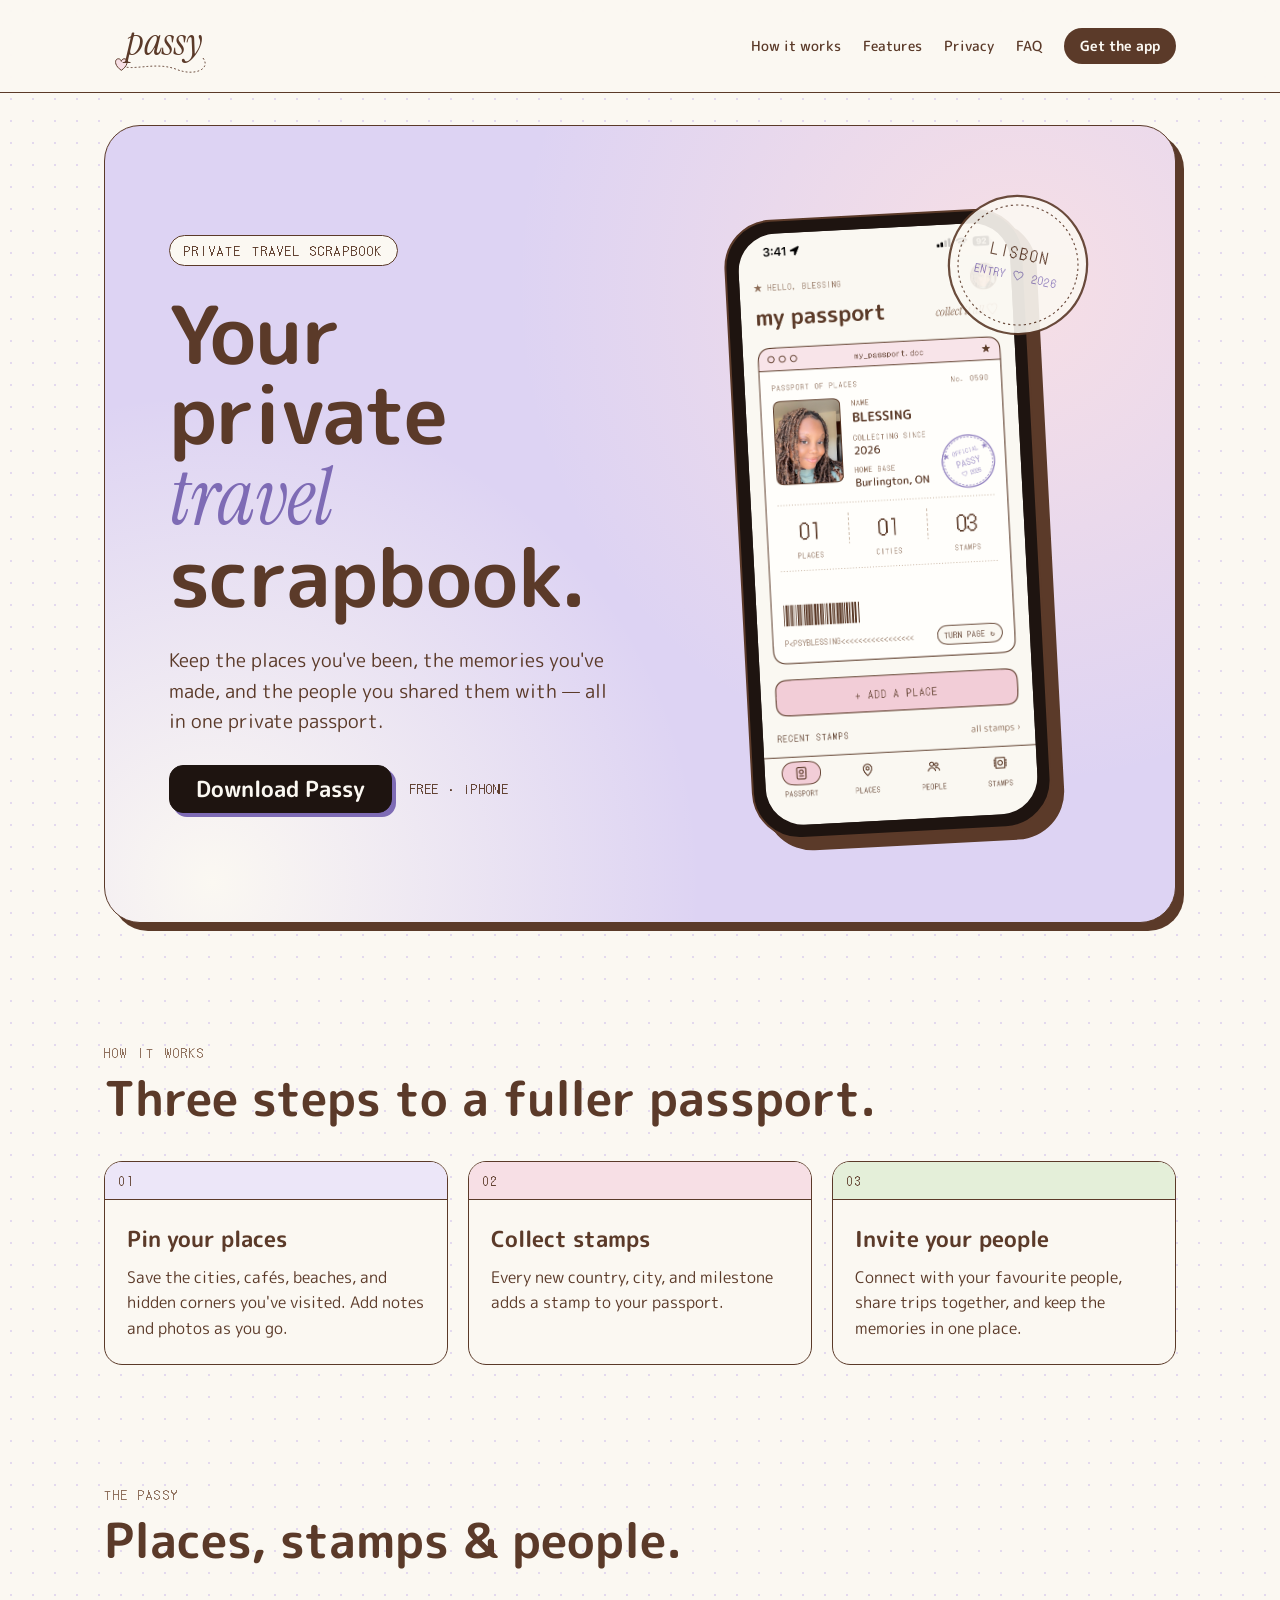
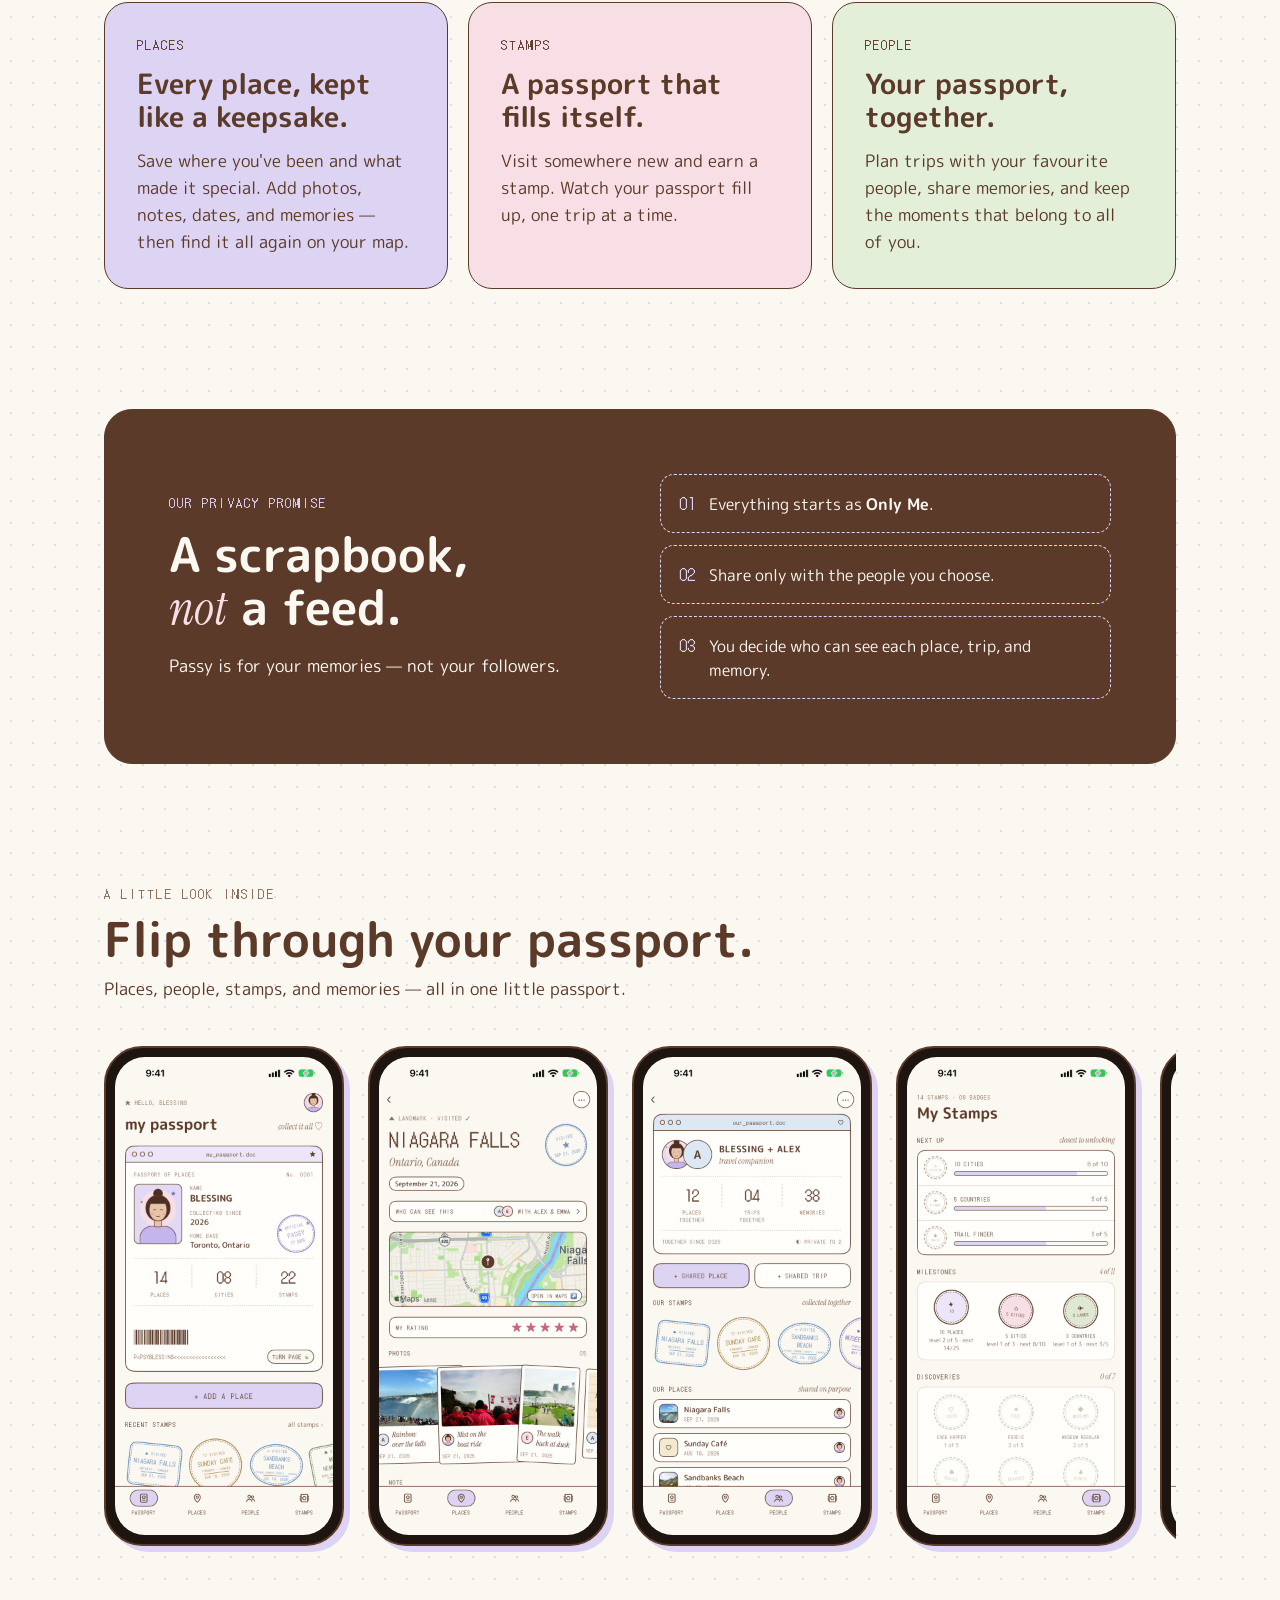
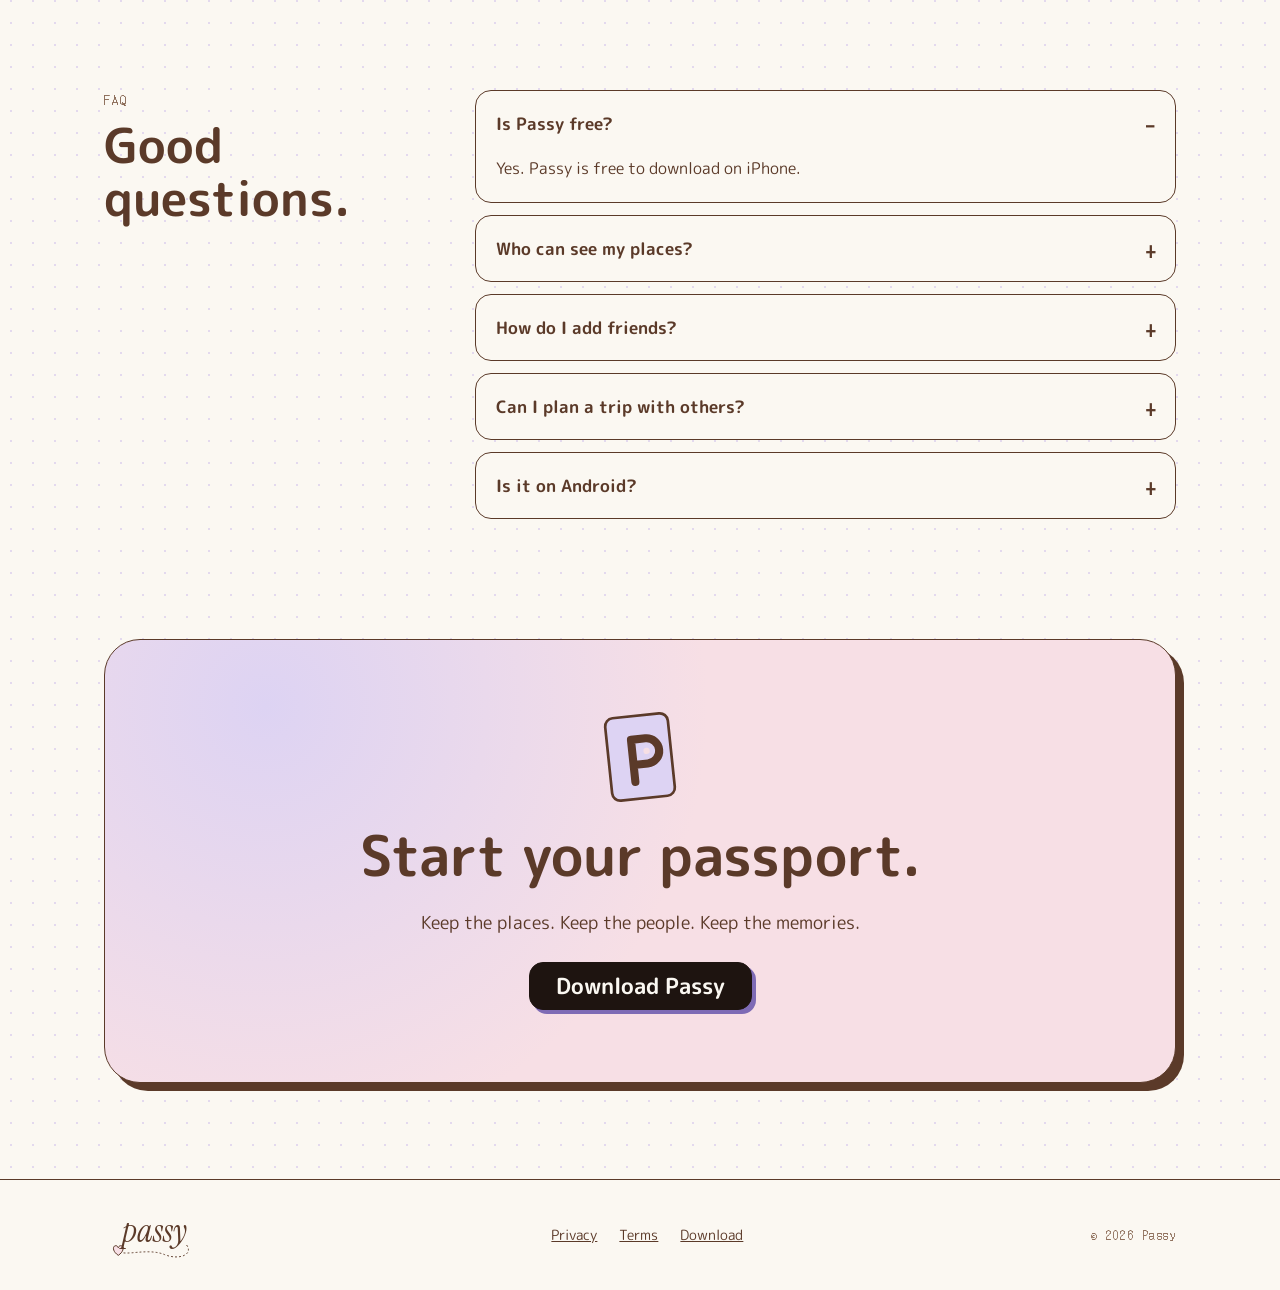
<file: index.html>
<!DOCTYPE html>
<html lang="en">
<head>
  <meta charset="utf-8">
  <meta name="viewport" content="width=device-width, initial-scale=1">
  <title>Passy — Your private travel scrapbook</title>
  <meta name="description" content="Keep the places you've been, the memories you've made, and the people you shared them with — all in one private passport.">
  <link rel="icon" href="favicon.svg" type="image/svg+xml">
  <link rel="preconnect" href="https://fonts.googleapis.com">
  <link rel="preconnect" href="https://fonts.gstatic.com" crossorigin>
  <link href="https://fonts.googleapis.com/css2?family=DotGothic16&family=Instrument+Serif:ital@0;1&family=M+PLUS+Rounded+1c:wght@400;500;700&display=swap" rel="stylesheet">
  <link rel="stylesheet" href="styles.css">
</head>
<body>
<div class="page">

  <header class="site-header">
    <div class="site-header__inner">
      <a href="#top" class="site-header__brand" aria-label="Passy home">
        <span class="logo">
          <svg width="120" height="64" viewBox="0 0 280 150" aria-hidden="true"><path d="M232 104 C 250 130, 210 146, 170 130 C 120 110, 60 136, 40 120" fill="none" stroke="#5B3A29" stroke-width="2.3" stroke-dasharray="2.3 7.0" stroke-linecap="round"/><path d="M40 132 C 22 120, 24 104, 34 105 C 37 105, 40 109, 40 111 C 40 109, 43 105, 46 105 C 56 104, 58 120, 40 132 Z" fill="#F7DFE5" stroke="#5B3A29" stroke-width="2.3"/></svg>
          <span class="logo-word">passy</span>
        </span>
      </a>
      <div class="site-header__actions">
        <a href="https://apps.apple.com/us/app/passy-travel-journal-stamps/id6819791001" target="_blank" rel="noopener" class="nav-cta">Get the app</a>
        <button type="button" class="menu-btn" aria-expanded="false" aria-controls="site-nav" aria-label="Open menu">
          <span></span><span></span><span></span>
        </button>
      </div>
      <nav class="nav" id="site-nav">
        <a href="#how">How it works</a>
        <a href="#features">Features</a>
        <a href="#privacy">Privacy</a>
        <a href="#faq">FAQ</a>
        <a href="https://apps.apple.com/us/app/passy-travel-journal-stamps/id6819791001" target="_blank" rel="noopener" class="nav-cta nav-cta--desktop">Get the app</a>
      </nav>
    </div>
  </header>

  <main id="top">

    <section class="hero" aria-label="Intro">
      <div class="hero__copy">
        <span class="pill">PRIVATE TRAVEL SCRAPBOOK</span>
        <h1>Your private<br><span class="serif-accent">travel</span><br>scrapbook.</h1>
        <p class="hero__lede">Keep the places you've been, the memories you've made, and the people you shared them with — all in one private passport.</p>
        <div class="hero__cta">
          <a href="https://apps.apple.com/us/app/passy-travel-journal-stamps/id6819791001" target="_blank" rel="noopener" class="store-btn">Download Passy</a>
          <span class="mono">FREE · iPHONE</span>
        </div>
      </div>
      <div class="hero__visual">
        <div class="hero__stamp" aria-hidden="true">
          <svg width="150" height="150" viewBox="0 0 200 200"><circle cx="100" cy="100" r="92" fill="#FBF8F2" stroke="#5B3A29" stroke-width="3"/><circle cx="100" cy="100" r="80" fill="none" stroke="#5B3A29" stroke-width="1.5" stroke-dasharray="3 4"/><text x="100" y="92" text-anchor="middle" font-family="DotGothic16" font-size="20" letter-spacing="3" fill="#5B3A29">LISBON</text><text x="100" y="120" text-anchor="middle" font-family="DotGothic16" font-size="14" letter-spacing="2" fill="#7E6BB5">ENTRY ♡ 2026</text></svg>
        </div>
        <div class="hero__phone">
          <div class="shot shot--rounded">
            <img src="images/hero-screen.png" alt="Passy passport home screen">
            <span class="shot__placeholder">Add images/hero-screen.png</span>
          </div>
        </div>
      </div>
    </section>

    <section id="how" class="stack">
      <div class="section-head">
        <span class="eyebrow">HOW IT WORKS</span>
        <h2 class="h2">Three steps to a fuller passport.</h2>
      </div>
      <div class="grid grid--steps">
        <div class="step">
          <div class="step__num bg-lilac-soft">01</div>
          <div class="step__body"><h3>Pin your places</h3><p>Save the cities, cafés, beaches, and hidden corners you've visited. Add notes and photos as you go.</p></div>
        </div>
        <div class="step">
          <div class="step__num bg-pink">02</div>
          <div class="step__body"><h3>Collect stamps</h3><p>Every new country, city, and milestone adds a stamp to your passport.</p></div>
        </div>
        <div class="step">
          <div class="step__num bg-sage">03</div>
          <div class="step__body"><h3>Invite your people</h3><p>Connect with your favourite people, share trips together, and keep the memories in one place.</p></div>
        </div>
      </div>
    </section>

    <section id="features" class="stack">
      <div class="section-head">
        <span class="eyebrow">THE PASSY</span>
        <h2 class="h2">Places, stamps &amp; people.</h2>
      </div>
      <div class="grid grid--features">
        <div class="feature bg-lilac">
          <span class="mono">PLACES</span>
          <h3>Every place, kept like a keepsake.</h3>
          <p class="lede">Save where you've been and what made it special. Add photos, notes, dates, and memories — then find it all again on your map.</p>
        </div>
        <div class="feature bg-pink">
          <span class="mono">STAMPS</span>
          <h3>A passport that fills itself.</h3>
          <p class="lede">Visit somewhere new and earn a stamp. Watch your passport fill up, one trip at a time.</p>
        </div>
        <div class="feature bg-sage">
          <span class="mono">PEOPLE</span>
          <h3>Your passport, together.</h3>
          <p class="lede">Plan trips with your favourite people, share memories, and keep the moments that belong to all of you.</p>
        </div>
      </div>
    </section>

    <section id="privacy" class="privacy">
      <div class="privacy__copy">
        <span class="eyebrow">OUR PRIVACY PROMISE</span>
        <h2 class="h2">A scrapbook,<br><span class="serif-accent">not</span> a feed.</h2>
        <p class="lede">Passy is for your memories — not your followers.</p>
      </div>
      <div class="promises">
        <div class="promise"><span class="mono">01</span><span>Everything starts as <b>Only Me</b>.</span></div>
        <div class="promise"><span class="mono">02</span><span>Share only with the people you choose.</span></div>
        <div class="promise"><span class="mono">03</span><span>You decide who can see each place, trip, and memory.</span></div>
      </div>
    </section>

    <section class="stack" aria-label="Screenshots">
      <div class="section-head">
        <span class="eyebrow">A LITTLE LOOK INSIDE</span>
        <h2 class="h2">Flip through your passport.</h2>
        <p class="lede">Places, people, stamps, and memories — all in one little passport.</p>
      </div>
      <div class="phones">
        <div class="phone">
          <div class="shot shot--phone">
            <img src="images/look-1.png" alt="Passy Passport screen">
            <span class="shot__placeholder">Add images/look-1.png</span>
          </div>
        </div>
        <div class="phone">
          <div class="shot shot--phone">
            <img src="images/look-2.png" alt="Passy Places screen">
            <span class="shot__placeholder">Add images/look-2.png</span>
          </div>
        </div>
        <div class="phone">
          <div class="shot shot--phone">
            <img src="images/look-3.png" alt="Passy People screen">
            <span class="shot__placeholder">Add images/look-3.png</span>
          </div>
        </div>
        <div class="phone">
          <div class="shot shot--phone">
            <img src="images/look-4.png" alt="Passy Stamps screen">
            <span class="shot__placeholder">Add images/look-4.png</span>
          </div>
        </div>
        <div class="phone">
          <div class="shot shot--phone">
            <img src="images/look-5.png" alt="Passy Trip screen">
            <span class="shot__placeholder">Add images/look-5.png</span>
          </div>
        </div>
      </div>
    </section>

    <section id="faq" class="faq">
      <div class="section-head">
        <span class="eyebrow">FAQ</span>
        <h2 class="h2">Good questions.</h2>
      </div>
      <div class="faq__list">
        <div class="faq-item">
          <button type="button" aria-expanded="true"><span>Is Passy free?</span><span class="faq-item__icon" aria-hidden="true">−</span></button>
          <div class="faq-item__answer">Yes. Passy is free to download on iPhone.</div>
        </div>
        <div class="faq-item">
          <button type="button" aria-expanded="false"><span>Who can see my places?</span><span class="faq-item__icon" aria-hidden="true">+</span></button>
          <div class="faq-item__answer" hidden>Only you, unless you choose to share them with someone.</div>
        </div>
        <div class="faq-item">
          <button type="button" aria-expanded="false"><span>How do I add friends?</span><span class="faq-item__icon" aria-hidden="true">+</span></button>
          <div class="faq-item__answer" hidden>Invite the people you travel with and connect your passports.</div>
        </div>
        <div class="faq-item">
          <button type="button" aria-expanded="false"><span>Can I plan a trip with others?</span><span class="faq-item__icon" aria-hidden="true">+</span></button>
          <div class="faq-item__answer" hidden>Yes. Create shared trips, add plans, and keep the memories together.</div>
        </div>
        <div class="faq-item">
          <button type="button" aria-expanded="false"><span>Is it on Android?</span><span class="faq-item__icon" aria-hidden="true">+</span></button>
          <div class="faq-item__answer" hidden>Passy is currently available on iPhone.</div>
        </div>
      </div>
    </section>

    <section class="download" aria-label="Download">
      <svg width="72" height="90" viewBox="0 0 160 200" style="transform:rotate(-6deg)" aria-hidden="true"><rect x="10" y="8" width="140" height="184" rx="18" fill="#DDD3F3" stroke="#5B3A29" stroke-width="6"/><path d="M64 154 V60 h32 a28 28 0 0 1 0 56 H64" fill="none" stroke="#5B3A29" stroke-width="18" stroke-linecap="round" stroke-linejoin="round"/><circle cx="96" cy="88" r="7" fill="#F7DFE5"/></svg>
      <h2>Start your passport.</h2>
      <p>Keep the places. Keep the people. Keep the memories.</p>
      <a href="https://apps.apple.com/us/app/passy-travel-journal-stamps/id6819791001" target="_blank" rel="noopener" class="store-btn">Download Passy</a>
    </section>
  </main>

  <footer class="site-footer">
    <div class="site-footer__inner">
      <span class="logo logo--sm">
        <svg width="100" height="54" viewBox="0 0 280 150" aria-hidden="true"><path d="M232 104 C 250 130, 210 146, 170 130 C 120 110, 60 136, 40 120" fill="none" stroke="#5B3A29" stroke-width="2.8" stroke-dasharray="2.8 8.4" stroke-linecap="round"/><path d="M40 132 C 22 120, 24 104, 34 105 C 37 105, 40 109, 40 111 C 40 109, 43 105, 46 105 C 56 104, 58 120, 40 132 Z" fill="#F7DFE5" stroke="#5B3A29" stroke-width="2.8"/></svg>
        <span class="logo-word">passy</span>
      </span>
      <div class="site-footer__links">
        <a href="privacy.html">Privacy</a>
        <a href="terms.html">Terms</a>
        <a href="https://apps.apple.com/us/app/passy-travel-journal-stamps/id6819791001" target="_blank" rel="noopener">Download</a>
      </div>
      <span class="mono">© 2026 Passy</span>
    </div>
  </footer>
</div>
<script src="script.js"></script>
</body>
</html>
</file>
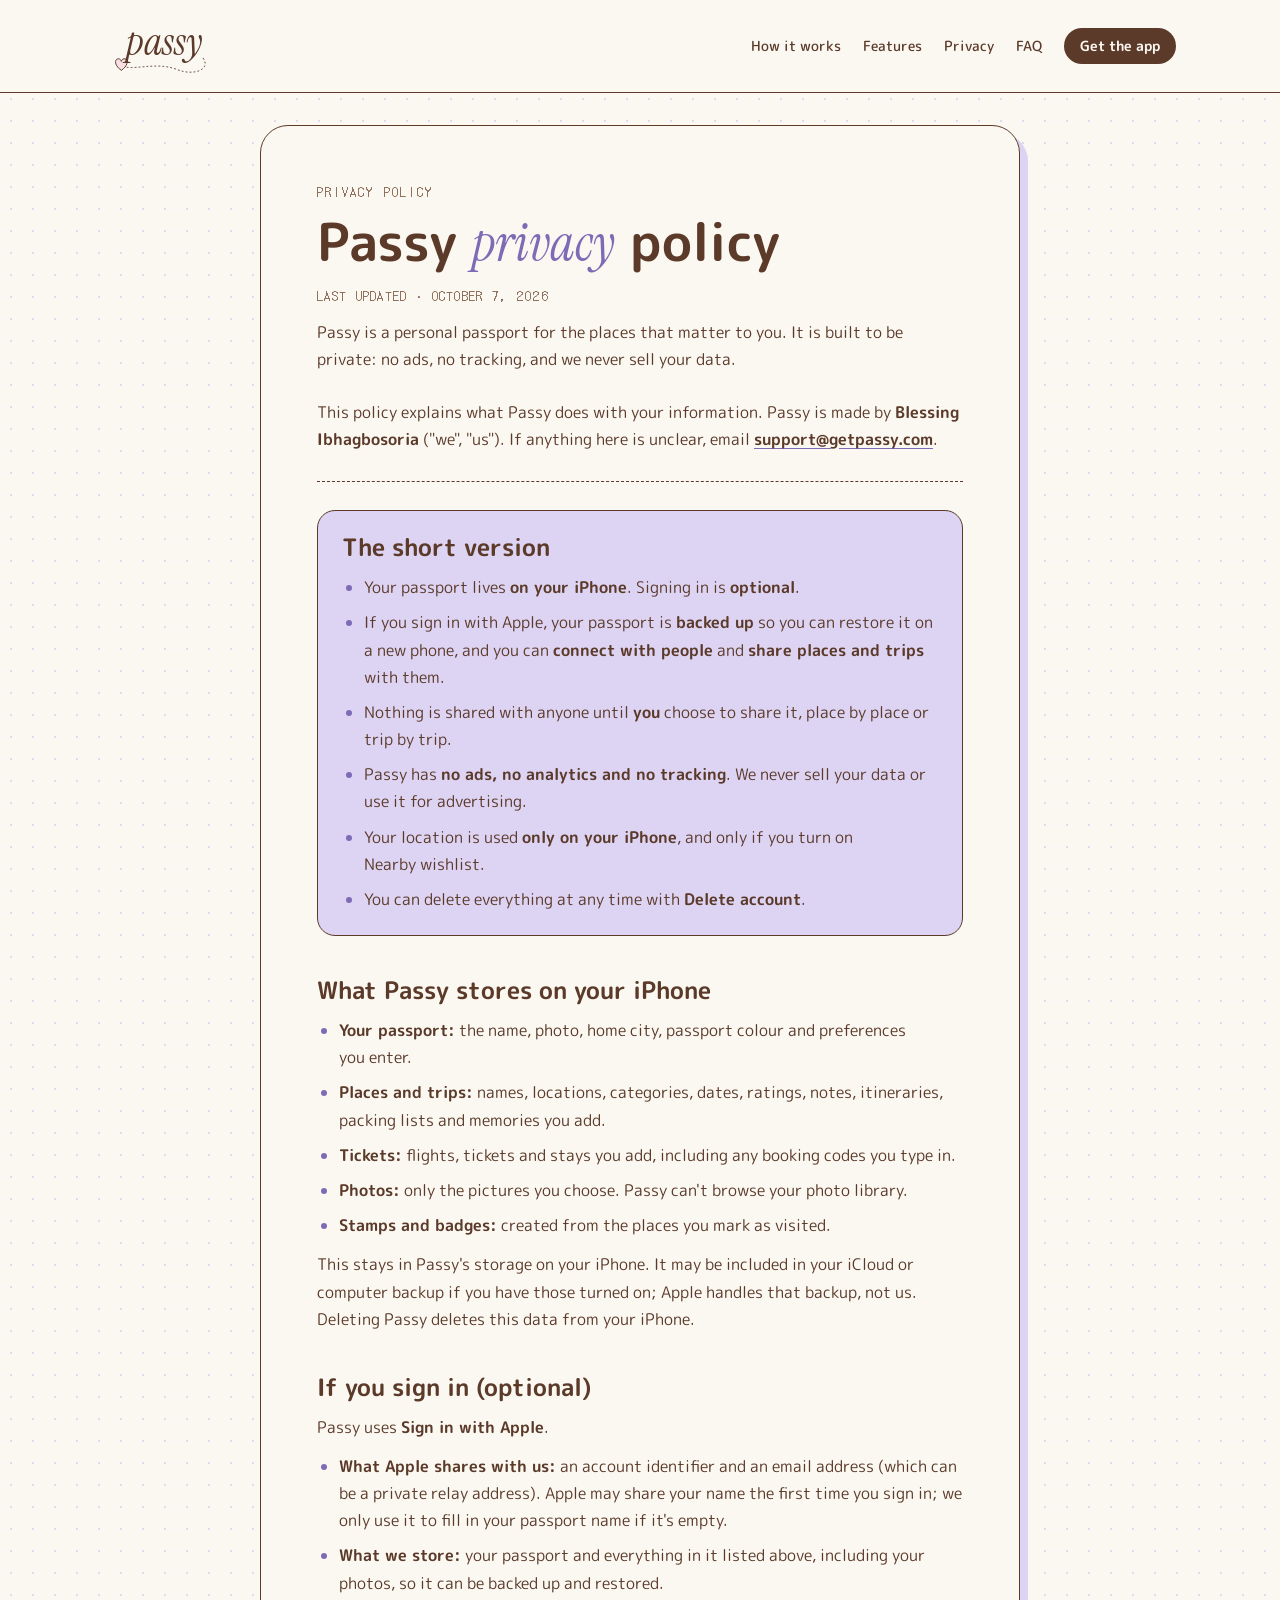
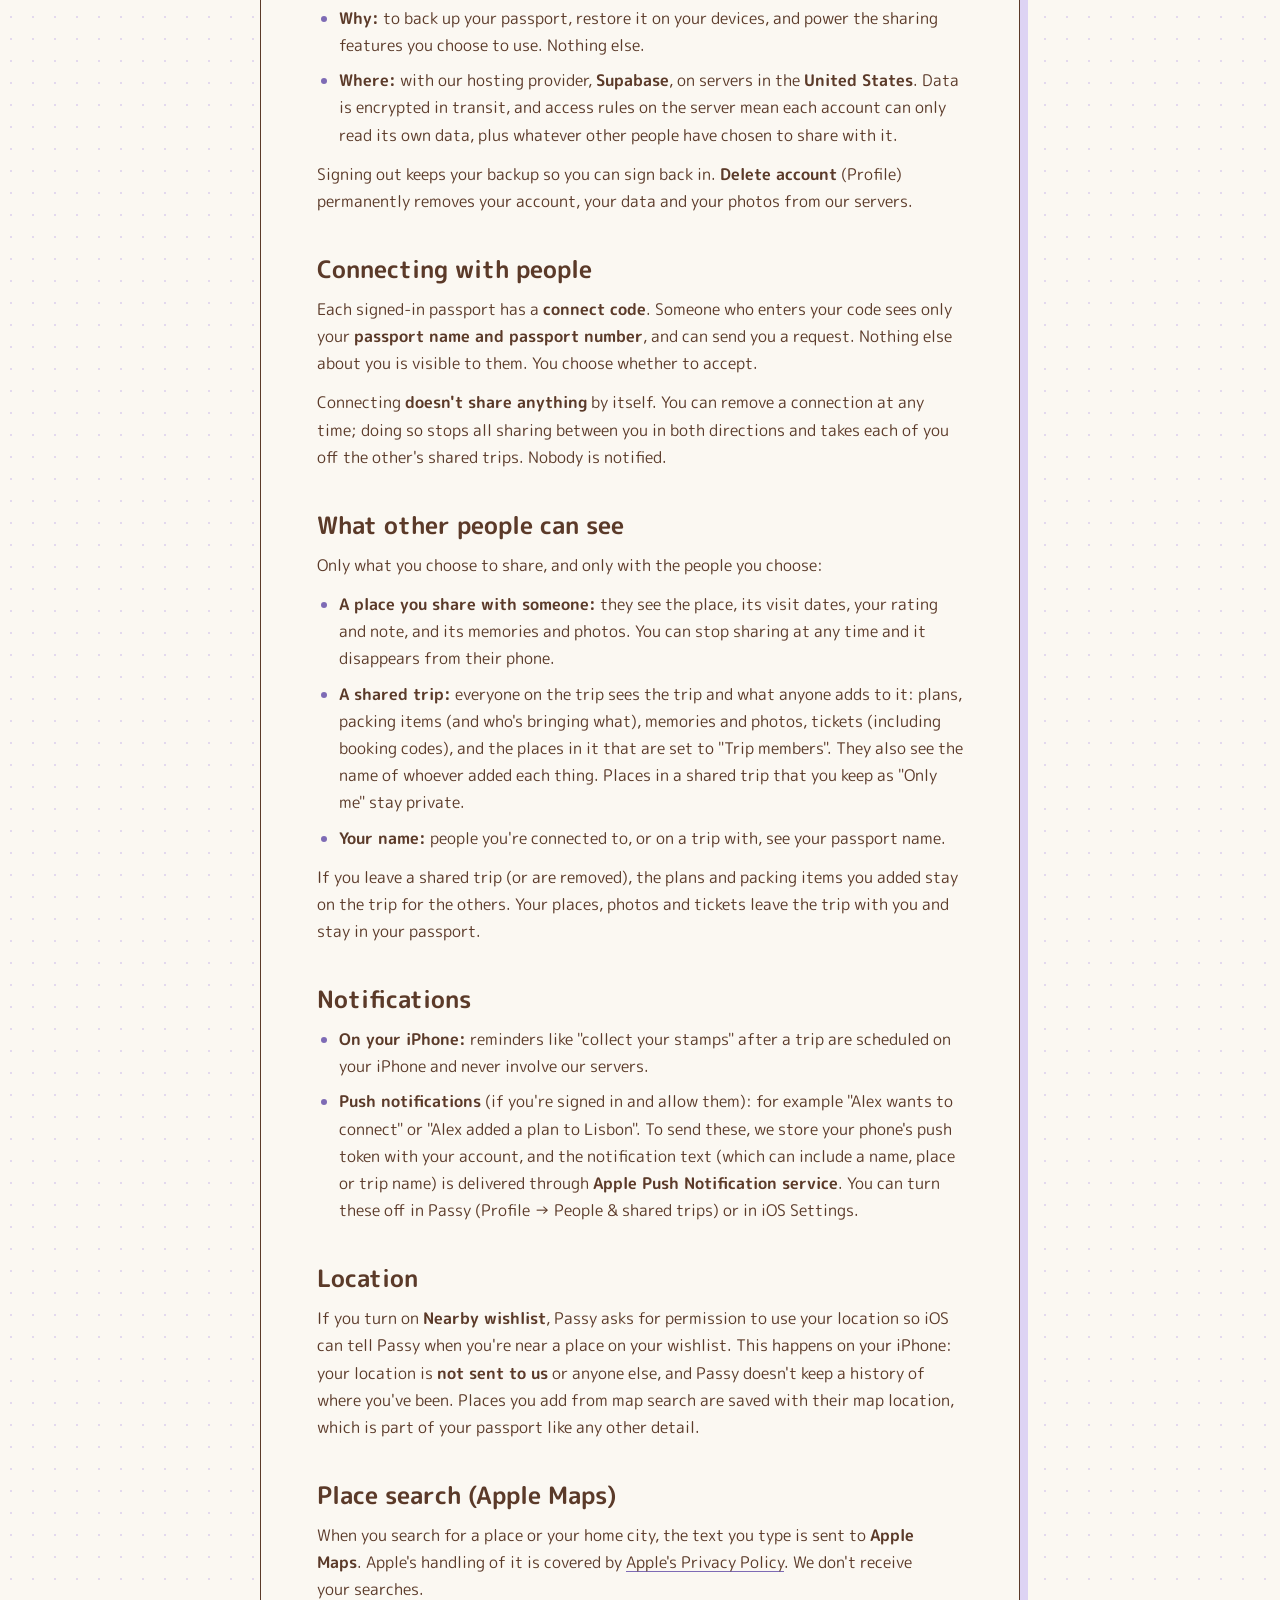
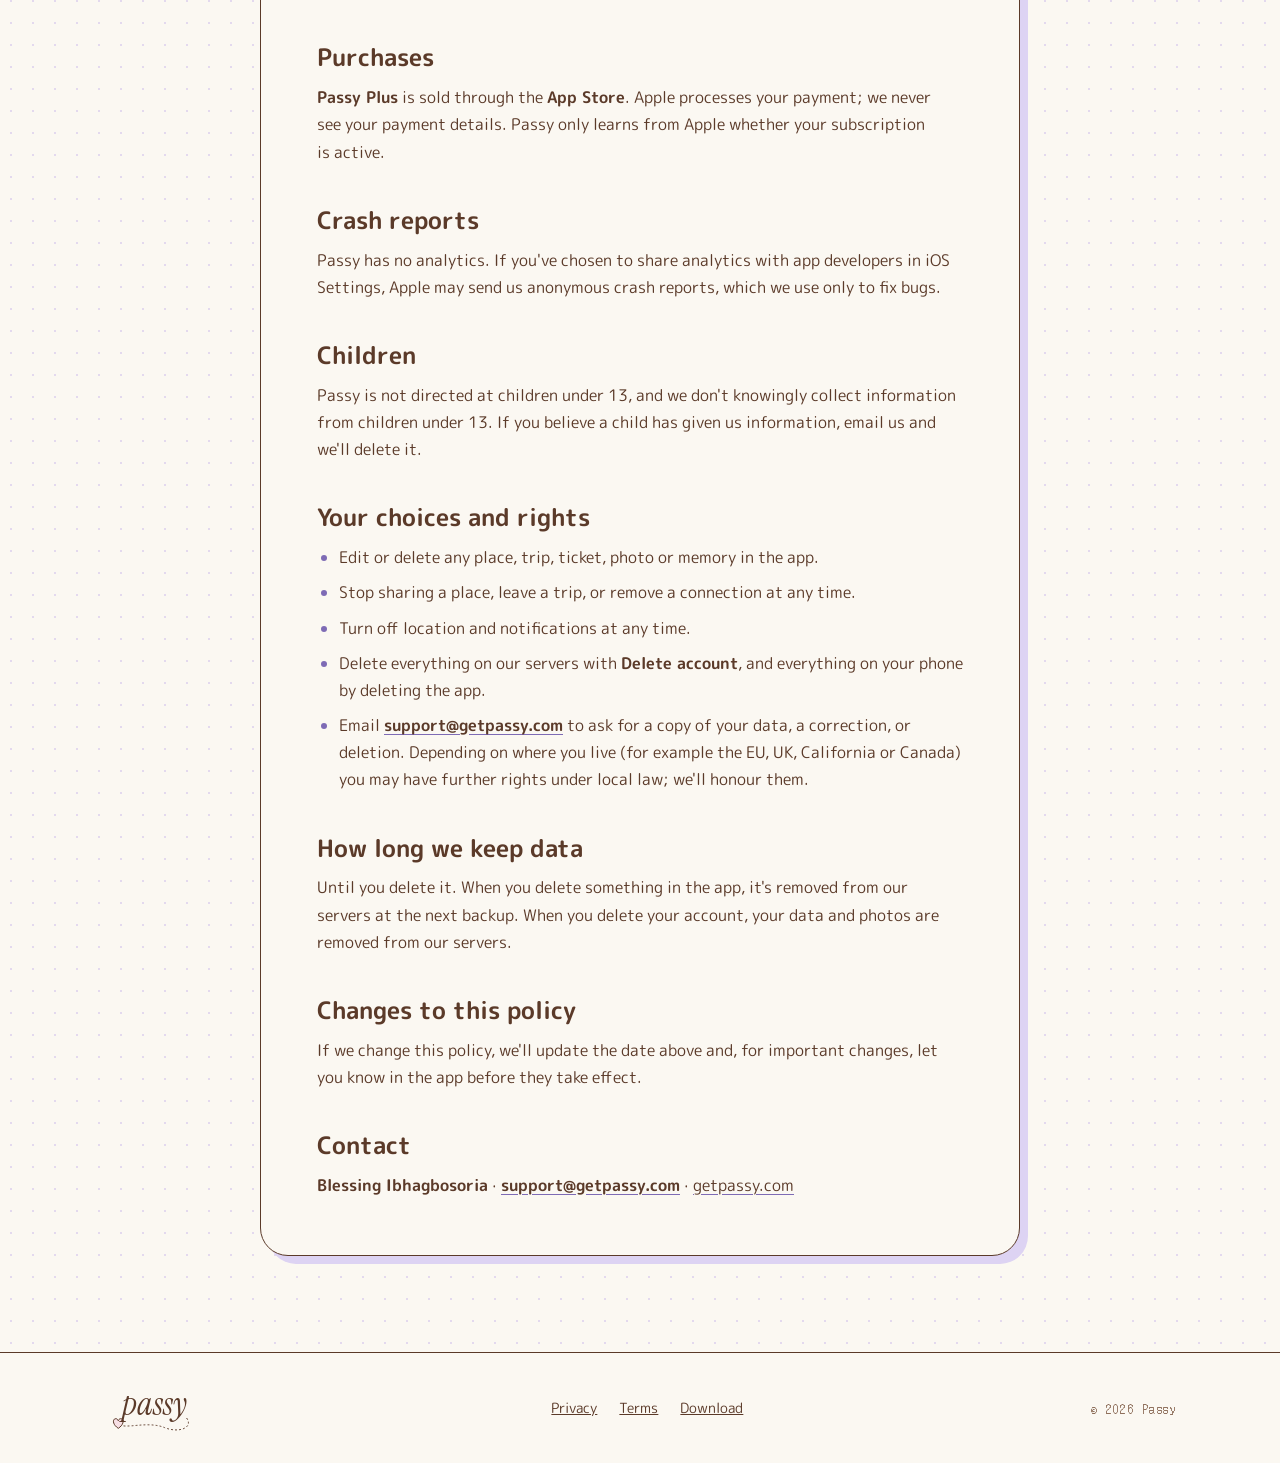
<file: privacy.html>
<!DOCTYPE html>
<html lang="en">
<head>
  <meta charset="utf-8">
  <meta name="viewport" content="width=device-width, initial-scale=1">
  <title>Privacy Policy — Passy</title>
  <meta name="description" content="How Passy handles your information: private by default, no ads, no tracking, and we never sell your data.">
  <link rel="icon" href="favicon.svg" type="image/svg+xml">
  <link rel="preconnect" href="https://fonts.googleapis.com">
  <link rel="preconnect" href="https://fonts.gstatic.com" crossorigin>
  <link href="https://fonts.googleapis.com/css2?family=DotGothic16&family=Instrument+Serif:ital@0;1&family=M+PLUS+Rounded+1c:wght@400;500;700&display=swap" rel="stylesheet">
  <link rel="stylesheet" href="styles.css">
</head>
<body>
<div class="page">

  <header class="site-header">
    <div class="site-header__inner">
      <a href="index.html" class="site-header__brand" aria-label="Passy home">
        <span class="logo">
          <svg width="120" height="64" viewBox="0 0 280 150" aria-hidden="true"><path d="M232 104 C 250 130, 210 146, 170 130 C 120 110, 60 136, 40 120" fill="none" stroke="#5B3A29" stroke-width="2.3" stroke-dasharray="2.3 7.0" stroke-linecap="round"/><path d="M40 132 C 22 120, 24 104, 34 105 C 37 105, 40 109, 40 111 C 40 109, 43 105, 46 105 C 56 104, 58 120, 40 132 Z" fill="#F7DFE5" stroke="#5B3A29" stroke-width="2.3"/></svg>
          <span class="logo-word">passy</span>
        </span>
      </a>
      <div class="site-header__actions">
        <a href="https://apps.apple.com/us/app/passy-travel-journal-stamps/id6819791001" target="_blank" rel="noopener" class="nav-cta">Get the app</a>
        <button type="button" class="menu-btn" aria-expanded="false" aria-controls="site-nav" aria-label="Open menu">
          <span></span><span></span><span></span>
        </button>
      </div>
      <nav class="nav" id="site-nav">
        <a href="index.html#how">How it works</a>
        <a href="index.html#features">Features</a>
        <a href="index.html#privacy">Privacy</a>
        <a href="index.html#faq">FAQ</a>
        <a href="https://apps.apple.com/us/app/passy-travel-journal-stamps/id6819791001" target="_blank" rel="noopener" class="nav-cta nav-cta--desktop">Get the app</a>
      </nav>
    </div>
  </header>

  <main>
    <article class="legal">
      <div class="legal__head">
        <span class="eyebrow">PRIVACY POLICY</span>
        <h1>Passy <span class="serif-accent">privacy</span> policy</h1>
        <span class="legal__date">LAST UPDATED · OCTOBER 7, 2026</span>
        <p>Passy is a personal passport for the places that matter to you. It is built to be private: no ads, no tracking, and we never sell your data.</p>
        <p>This policy explains what Passy does with your information. Passy is made by <b>Blessing Ibhagbosoria</b> ("we", "us"). If anything here is unclear, email <a href="mailto:support@getpassy.com"><b>support@getpassy.com</b></a>.</p>
      </div>

      <section class="legal__summary">
        <h2>The short version</h2>
        <ul>
          <li>Your passport lives <b>on your iPhone</b>. Signing in is <b>optional</b>.</li>
          <li>If you sign in with Apple, your passport is <b>backed up</b> so you can restore it on a new phone, and you can <b>connect with people</b> and <b>share places and trips</b> with them.</li>
          <li>Nothing is shared with anyone until <b>you</b> choose to share it, place by place or trip by trip.</li>
          <li>Passy has <b>no ads, no analytics and no tracking</b>. We never sell your data or use it for advertising.</li>
          <li>Your location is used <b>only on your iPhone</b>, and only if you turn on Nearby wishlist.</li>
          <li>You can delete everything at any time with <b>Delete account</b>.</li>
        </ul>
      </section>

      <h2>What Passy stores on your iPhone</h2>
      <ul>
        <li><b>Your passport:</b> the name, photo, home city, passport colour and preferences you enter.</li>
        <li><b>Places and trips:</b> names, locations, categories, dates, ratings, notes, itineraries, packing lists and memories you add.</li>
        <li><b>Tickets:</b> flights, tickets and stays you add, including any booking codes you type in.</li>
        <li><b>Photos:</b> only the pictures you choose. Passy can't browse your photo library.</li>
        <li><b>Stamps and badges:</b> created from the places you mark as visited.</li>
      </ul>
      <p style="margin-top:12px">This stays in Passy's storage on your iPhone. It may be included in your iCloud or computer backup if you have those turned on; Apple handles that backup, not us. Deleting Passy deletes this data from your iPhone.</p>

      <h2>If you sign in (optional)</h2>
      <p>Passy uses <b>Sign in with Apple</b>.</p>
      <ul>
        <li><b>What Apple shares with us:</b> an account identifier and an email address (which can be a private relay address). Apple may share your name the first time you sign in; we only use it to fill in your passport name if it's empty.</li>
        <li><b>What we store:</b> your passport and everything in it listed above, including your photos, so it can be backed up and restored.</li>
        <li><b>Why:</b> to back up your passport, restore it on your devices, and power the sharing features you choose to use. Nothing else.</li>
        <li><b>Where:</b> with our hosting provider, <b>Supabase</b>, on servers in the <b>United States</b>. Data is encrypted in transit, and access rules on the server mean each account can only read its own data, plus whatever other people have chosen to share with it.</li>
      </ul>
      <p style="margin-top:12px">Signing out keeps your backup so you can sign back in. <b>Delete account</b> (Profile) permanently removes your account, your data and your photos from our servers.</p>

      <h2>Connecting with people</h2>
      <p>Each signed-in passport has a <b>connect code</b>. Someone who enters your code sees only your <b>passport name and passport number</b>, and can send you a request. Nothing else about you is visible to them. You choose whether to accept.</p>
      <p>Connecting <b>doesn't share anything</b> by itself. You can remove a connection at any time; doing so stops all sharing between you in both directions and takes each of you off the other's shared trips. Nobody is notified.</p>

      <h2>What other people can see</h2>
      <p>Only what you choose to share, and only with the people you choose:</p>
      <ul>
        <li><b>A place you share with someone:</b> they see the place, its visit dates, your rating and note, and its memories and photos. You can stop sharing at any time and it disappears from their phone.</li>
        <li><b>A shared trip:</b> everyone on the trip sees the trip and what anyone adds to it: plans, packing items (and who's bringing what), memories and photos, tickets (including booking codes), and the places in it that are set to "Trip members". They also see the name of whoever added each thing. Places in a shared trip that you keep as "Only me" stay private.</li>
        <li><b>Your name:</b> people you're connected to, or on a trip with, see your passport name.</li>
      </ul>
      <p style="margin-top:12px">If you leave a shared trip (or are removed), the plans and packing items you added stay on the trip for the others. Your places, photos and tickets leave the trip with you and stay in your passport.</p>

      <h2>Notifications</h2>
      <ul>
        <li><b>On your iPhone:</b> reminders like "collect your stamps" after a trip are scheduled on your iPhone and never involve our servers.</li>
        <li><b>Push notifications</b> (if you're signed in and allow them): for example "Alex wants to connect" or "Alex added a plan to Lisbon". To send these, we store your phone's push token with your account, and the notification text (which can include a name, place or trip name) is delivered through <b>Apple Push Notification service</b>. You can turn these off in Passy (Profile → People &amp; shared trips) or in iOS Settings.</li>
      </ul>

      <h2>Location</h2>
      <p>If you turn on <b>Nearby wishlist</b>, Passy asks for permission to use your location so iOS can tell Passy when you're near a place on your wishlist. This happens on your iPhone: your location is <b>not sent to us</b> or anyone else, and Passy doesn't keep a history of where you've been. Places you add from map search are saved with their map location, which is part of your passport like any other detail.</p>

      <h2>Place search (Apple Maps)</h2>
      <p>When you search for a place or your home city, the text you type is sent to <b>Apple Maps</b>. Apple's handling of it is covered by <a href="https://www.apple.com/legal/privacy/" target="_blank" rel="noopener">Apple's Privacy Policy</a>. We don't receive your searches.</p>

      <h2>Purchases</h2>
      <p><b>Passy Plus</b> is sold through the <b>App Store</b>. Apple processes your payment; we never see your payment details. Passy only learns from Apple whether your subscription is active.</p>

      <h2>Crash reports</h2>
      <p>Passy has no analytics. If you've chosen to share analytics with app developers in iOS Settings, Apple may send us anonymous crash reports, which we use only to fix bugs.</p>

      <h2>Children</h2>
      <p>Passy is not directed at children under 13, and we don't knowingly collect information from children under 13. If you believe a child has given us information, email us and we'll delete it.</p>

      <h2>Your choices and rights</h2>
      <ul>
        <li>Edit or delete any place, trip, ticket, photo or memory in the app.</li>
        <li>Stop sharing a place, leave a trip, or remove a connection at any time.</li>
        <li>Turn off location and notifications at any time.</li>
        <li>Delete everything on our servers with <b>Delete account</b>, and everything on your phone by deleting the app.</li>
        <li>Email <a href="mailto:support@getpassy.com"><b>support@getpassy.com</b></a> to ask for a copy of your data, a correction, or deletion. Depending on where you live (for example the EU, UK, California or Canada) you may have further rights under local law; we'll honour them.</li>
      </ul>

      <h2>How long we keep data</h2>
      <p>Until you delete it. When you delete something in the app, it's removed from our servers at the next backup. When you delete your account, your data and photos are removed from our servers.</p>

      <h2>Changes to this policy</h2>
      <p>If we change this policy, we'll update the date above and, for important changes, let you know in the app before they take effect.</p>

      <h2>Contact</h2>
      <p><b>Blessing Ibhagbosoria</b> · <a href="mailto:support@getpassy.com"><b>support@getpassy.com</b></a> · <a href="https://getpassy.com">getpassy.com</a></p>
    </article>
  </main>

  <footer class="site-footer">
    <div class="site-footer__inner">
      <a href="index.html" class="logo logo--sm" aria-label="Passy home">
        <svg width="100" height="54" viewBox="0 0 280 150" aria-hidden="true"><path d="M232 104 C 250 130, 210 146, 170 130 C 120 110, 60 136, 40 120" fill="none" stroke="#5B3A29" stroke-width="2.8" stroke-dasharray="2.8 8.4" stroke-linecap="round"/><path d="M40 132 C 22 120, 24 104, 34 105 C 37 105, 40 109, 40 111 C 40 109, 43 105, 46 105 C 56 104, 58 120, 40 132 Z" fill="#F7DFE5" stroke="#5B3A29" stroke-width="2.8"/></svg>
        <span class="logo-word">passy</span>
      </a>
      <div class="site-footer__links">
        <a href="privacy.html" aria-current="page">Privacy</a>
        <a href="terms.html">Terms</a>
        <a href="https://apps.apple.com/us/app/passy-travel-journal-stamps/id6819791001" target="_blank" rel="noopener">Download</a>
      </div>
      <span class="mono">© 2026 Passy</span>
    </div>
  </footer>
</div>
<script src="script.js"></script>
</body>
</html>
</file>
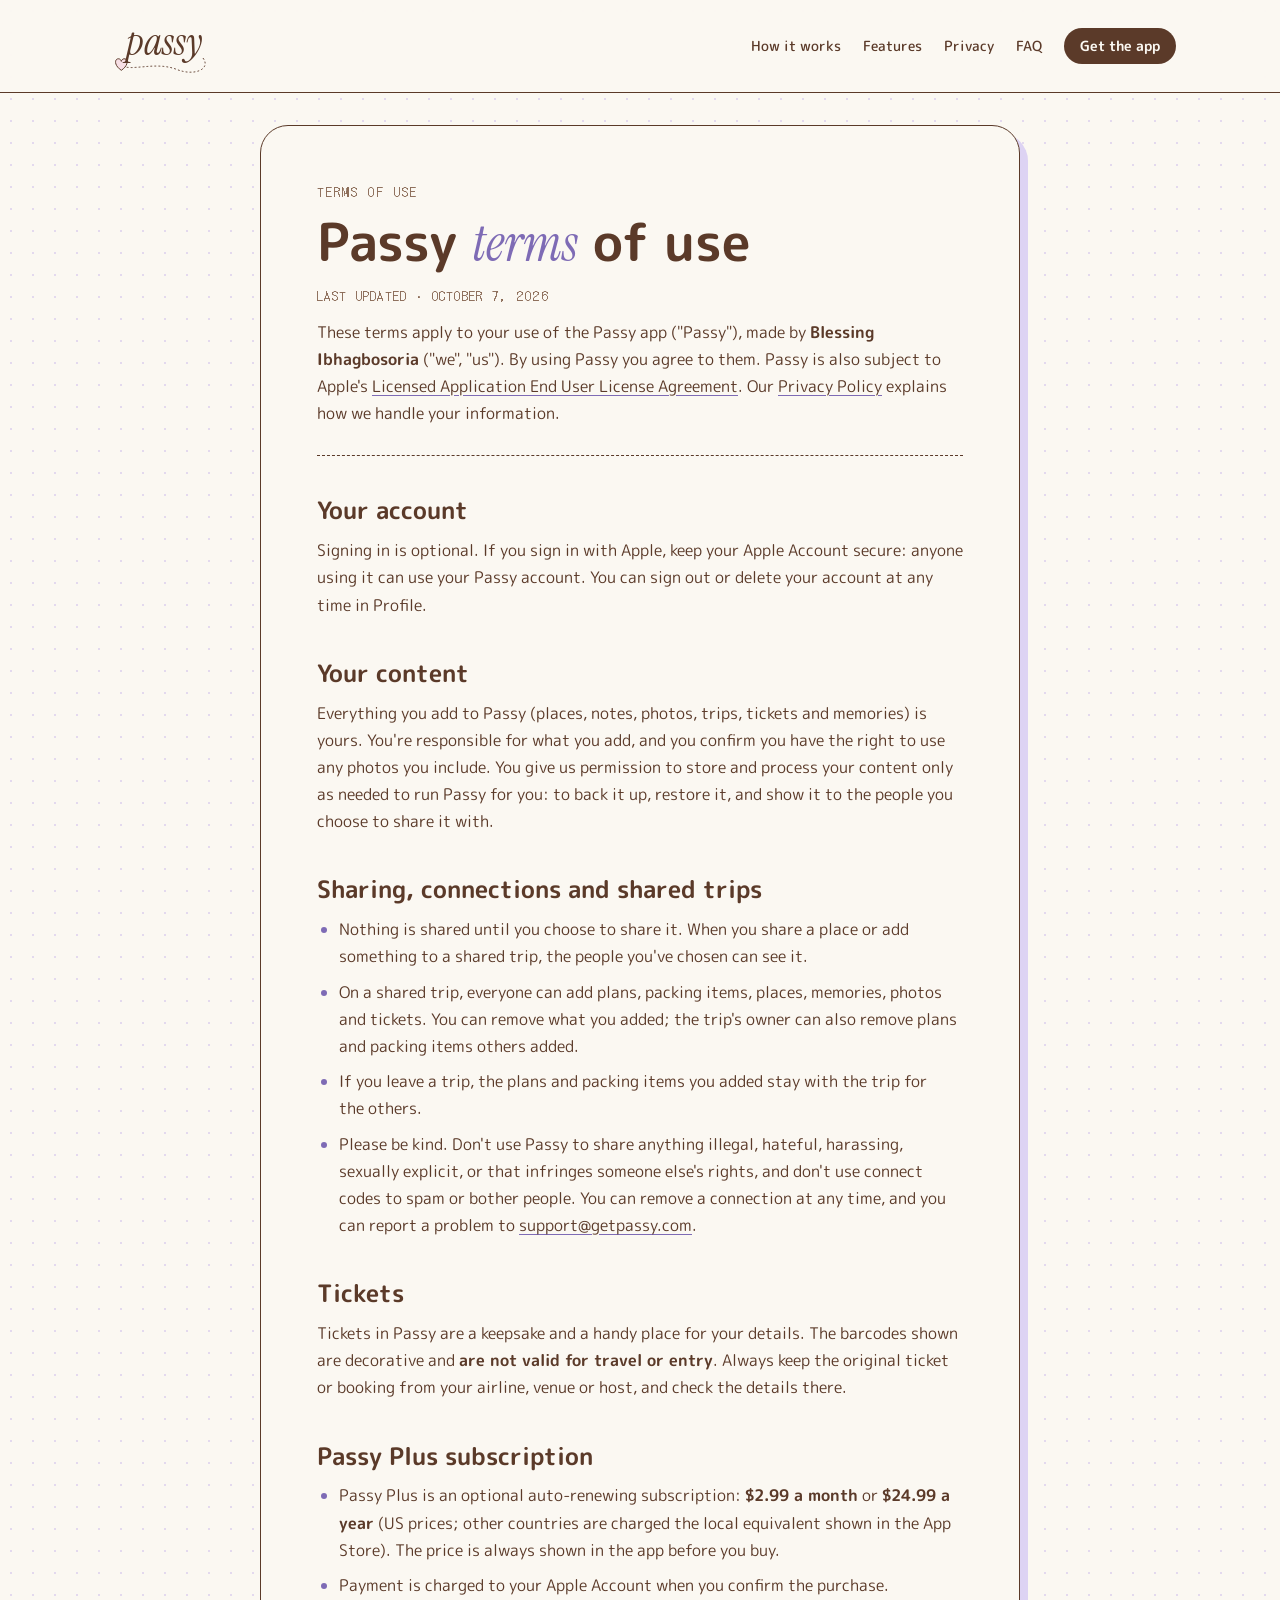
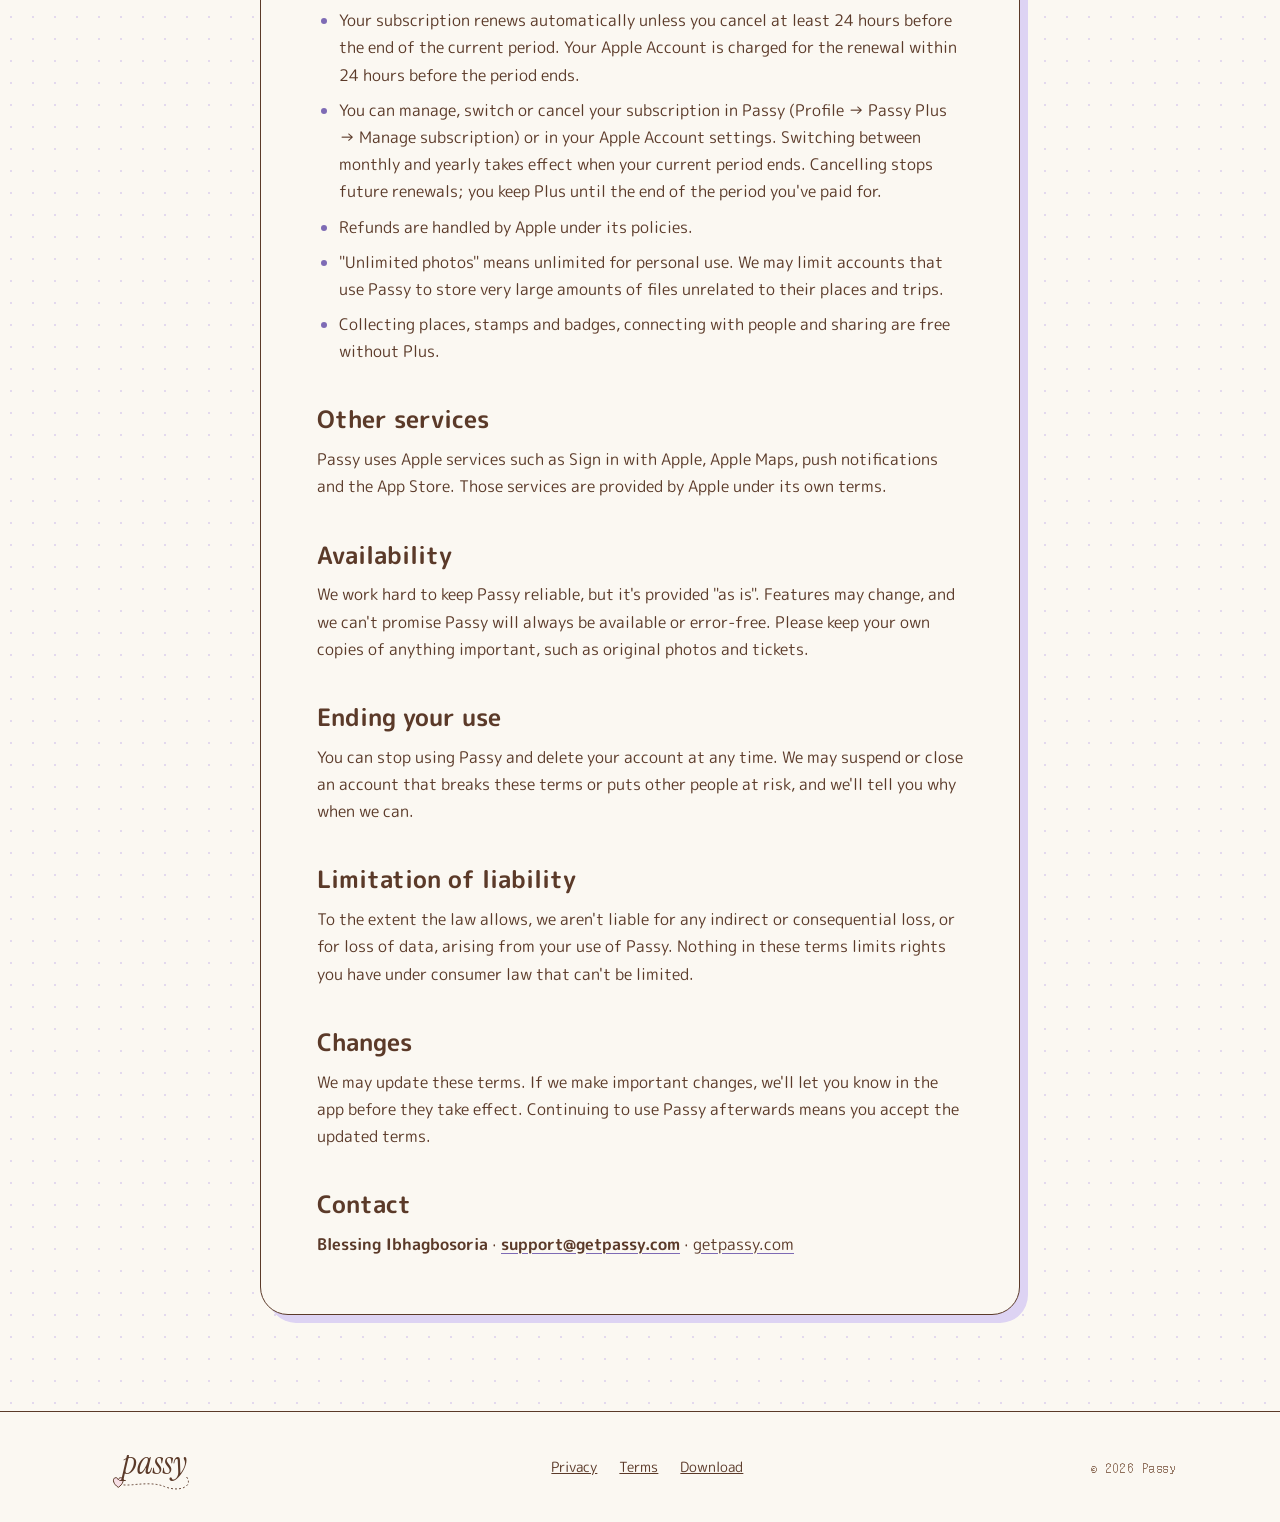
<file: terms.html>
<!DOCTYPE html>
<html lang="en">
<head>
  <meta charset="utf-8">
  <meta name="viewport" content="width=device-width, initial-scale=1">
  <title>Terms of Use — Passy</title>
  <meta name="description" content="The terms for using the Passy app, including sharing, tickets and the Passy Plus subscription.">
  <link rel="icon" href="favicon.svg" type="image/svg+xml">
  <link rel="preconnect" href="https://fonts.googleapis.com">
  <link rel="preconnect" href="https://fonts.gstatic.com" crossorigin>
  <link href="https://fonts.googleapis.com/css2?family=DotGothic16&family=Instrument+Serif:ital@0;1&family=M+PLUS+Rounded+1c:wght@400;500;700&display=swap" rel="stylesheet">
  <link rel="stylesheet" href="styles.css">
</head>
<body>
<div class="page">

  <header class="site-header">
    <div class="site-header__inner">
      <a href="index.html" class="site-header__brand" aria-label="Passy home">
        <span class="logo">
          <svg width="120" height="64" viewBox="0 0 280 150" aria-hidden="true"><path d="M232 104 C 250 130, 210 146, 170 130 C 120 110, 60 136, 40 120" fill="none" stroke="#5B3A29" stroke-width="2.3" stroke-dasharray="2.3 7.0" stroke-linecap="round"/><path d="M40 132 C 22 120, 24 104, 34 105 C 37 105, 40 109, 40 111 C 40 109, 43 105, 46 105 C 56 104, 58 120, 40 132 Z" fill="#F7DFE5" stroke="#5B3A29" stroke-width="2.3"/></svg>
          <span class="logo-word">passy</span>
        </span>
      </a>
      <div class="site-header__actions">
        <a href="https://apps.apple.com/us/app/passy-travel-journal-stamps/id6819791001" target="_blank" rel="noopener" class="nav-cta">Get the app</a>
        <button type="button" class="menu-btn" aria-expanded="false" aria-controls="site-nav" aria-label="Open menu">
          <span></span><span></span><span></span>
        </button>
      </div>
      <nav class="nav" id="site-nav">
        <a href="index.html#how">How it works</a>
        <a href="index.html#features">Features</a>
        <a href="index.html#privacy">Privacy</a>
        <a href="index.html#faq">FAQ</a>
        <a href="https://apps.apple.com/us/app/passy-travel-journal-stamps/id6819791001" target="_blank" rel="noopener" class="nav-cta nav-cta--desktop">Get the app</a>
      </nav>
    </div>
  </header>

  <main>
    <article class="legal">
      <div class="legal__head">
        <span class="eyebrow">TERMS OF USE</span>
        <h1>Passy <span class="serif-accent">terms</span> of use</h1>
        <span class="legal__date">LAST UPDATED · OCTOBER 7, 2026</span>
        <p>These terms apply to your use of the Passy app ("Passy"), made by <b>Blessing Ibhagbosoria</b> ("we", "us"). By using Passy you agree to them. Passy is also subject to Apple's <a href="https://www.apple.com/legal/internet-services/itunes/dev/stdeula/" target="_blank" rel="noopener">Licensed Application End User License Agreement</a>. Our <a href="privacy.html">Privacy Policy</a> explains how we handle your information.</p>
      </div>

      <h2>Your account</h2>
      <p>Signing in is optional. If you sign in with Apple, keep your Apple Account secure: anyone using it can use your Passy account. You can sign out or delete your account at any time in Profile.</p>

      <h2>Your content</h2>
      <p>Everything you add to Passy (places, notes, photos, trips, tickets and memories) is yours. You're responsible for what you add, and you confirm you have the right to use any photos you include. You give us permission to store and process your content only as needed to run Passy for you: to back it up, restore it, and show it to the people you choose to share it with.</p>

      <h2>Sharing, connections and shared trips</h2>
      <ul>
        <li>Nothing is shared until you choose to share it. When you share a place or add something to a shared trip, the people you've chosen can see it.</li>
        <li>On a shared trip, everyone can add plans, packing items, places, memories, photos and tickets. You can remove what you added; the trip's owner can also remove plans and packing items others added.</li>
        <li>If you leave a trip, the plans and packing items you added stay with the trip for the others.</li>
        <li>Please be kind. Don't use Passy to share anything illegal, hateful, harassing, sexually explicit, or that infringes someone else's rights, and don't use connect codes to spam or bother people. You can remove a connection at any time, and you can report a problem to <a href="mailto:support@getpassy.com">support@getpassy.com</a>.</li>
      </ul>

      <h2>Tickets</h2>
      <p>Tickets in Passy are a keepsake and a handy place for your details. The barcodes shown are decorative and <b>are not valid for travel or entry</b>. Always keep the original ticket or booking from your airline, venue or host, and check the details there.</p>

      <h2>Passy Plus subscription</h2>
      <ul>
        <li>Passy Plus is an optional auto-renewing subscription: <b>$2.99 a month</b> or <b>$24.99 a year</b> (US prices; other countries are charged the local equivalent shown in the App Store). The price is always shown in the app before you buy.</li>
        <li>Payment is charged to your Apple Account when you confirm the purchase.</li>
        <li>Your subscription renews automatically unless you cancel at least 24 hours before the end of the current period. Your Apple Account is charged for the renewal within 24 hours before the period ends.</li>
        <li>You can manage, switch or cancel your subscription in Passy (Profile → Passy Plus → Manage subscription) or in your Apple Account settings. Switching between monthly and yearly takes effect when your current period ends. Cancelling stops future renewals; you keep Plus until the end of the period you've paid for.</li>
        <li>Refunds are handled by Apple under its policies.</li>
        <li>"Unlimited photos" means unlimited for personal use. We may limit accounts that use Passy to store very large amounts of files unrelated to their places and trips.</li>
        <li>Collecting places, stamps and badges, connecting with people and sharing are free without Plus.</li>
      </ul>

      <h2>Other services</h2>
      <p>Passy uses Apple services such as Sign in with Apple, Apple Maps, push notifications and the App Store. Those services are provided by Apple under its own terms.</p>

      <h2>Availability</h2>
      <p>We work hard to keep Passy reliable, but it's provided "as is". Features may change, and we can't promise Passy will always be available or error-free. Please keep your own copies of anything important, such as original photos and tickets.</p>

      <h2>Ending your use</h2>
      <p>You can stop using Passy and delete your account at any time. We may suspend or close an account that breaks these terms or puts other people at risk, and we'll tell you why when we can.</p>

      <h2>Limitation of liability</h2>
      <p>To the extent the law allows, we aren't liable for any indirect or consequential loss, or for loss of data, arising from your use of Passy. Nothing in these terms limits rights you have under consumer law that can't be limited.</p>

      <h2>Changes</h2>
      <p>We may update these terms. If we make important changes, we'll let you know in the app before they take effect. Continuing to use Passy afterwards means you accept the updated terms.</p>

      <h2>Contact</h2>
      <p><b>Blessing Ibhagbosoria</b> · <a href="mailto:support@getpassy.com"><b>support@getpassy.com</b></a> · <a href="https://getpassy.com">getpassy.com</a></p>
    </article>
  </main>

  <footer class="site-footer">
    <div class="site-footer__inner">
      <a href="index.html" class="logo logo--sm" aria-label="Passy home">
        <svg width="100" height="54" viewBox="0 0 280 150" aria-hidden="true"><path d="M232 104 C 250 130, 210 146, 170 130 C 120 110, 60 136, 40 120" fill="none" stroke="#5B3A29" stroke-width="2.8" stroke-dasharray="2.8 8.4" stroke-linecap="round"/><path d="M40 132 C 22 120, 24 104, 34 105 C 37 105, 40 109, 40 111 C 40 109, 43 105, 46 105 C 56 104, 58 120, 40 132 Z" fill="#F7DFE5" stroke="#5B3A29" stroke-width="2.8"/></svg>
        <span class="logo-word">passy</span>
      </a>
      <div class="site-footer__links">
        <a href="privacy.html">Privacy</a>
        <a href="terms.html" aria-current="page">Terms</a>
        <a href="https://apps.apple.com/us/app/passy-travel-journal-stamps/id6819791001" target="_blank" rel="noopener">Download</a>
      </div>
      <span class="mono">© 2026 Passy</span>
    </div>
  </footer>
</div>
<script src="script.js"></script>
</body>
</html>
</file>
<file: styles.css>
:root {
  --cream: #FBF8F2;
  --brown: #5B3A29;
  --ink: #1E1410;
  --lilac: #DDD3F3;
  --lilac-soft: #ECE6F8;
  --purple: #7E6BB5;
  --pink: #F7DFE5;
  --rose: #C2607A;
  --sage: #E4EFD9;
  --muted: #8A6A55;
  --dot: #E3D9EE;

  --sans: 'M PLUS Rounded 1c', system-ui, sans-serif;
  --serif: 'Instrument Serif', serif;
  --mono: 'DotGothic16', monospace;
  --line: 1.5px solid var(--brown);
}

* { box-sizing: border-box; }
html { scroll-behavior: smooth; }
body {
  margin: 0;
  background-color: var(--cream);
  background-image: radial-gradient(var(--dot) 1.2px, transparent 1.2px);
  background-size: 22px 22px;
  font-family: var(--sans);
  color: var(--brown);
  -webkit-font-smoothing: antialiased;
}
a { color: var(--brown); }
a:hover { color: var(--purple); }
h1, h2, h3, p { margin: 0; }
img { display: block; }

.page { min-height: 100vh; display: flex; flex-direction: column; align-items: center; }
.serif-accent { font-family: var(--serif); font-style: italic; font-weight: 400; }
.eyebrow { font-family: var(--mono); font-size: 13px; letter-spacing: .16em; color: var(--muted); }
.mono { font-family: var(--mono); }
.h2 { font-size: clamp(32px, 4.5vw, 48px); font-weight: 700; line-height: 1.1; text-wrap: balance; }
.lede { font-size: 17px; line-height: 1.6; text-wrap: pretty; }
.section-head { display: flex; flex-direction: column; gap: 10px; }

/* ---------- Logo ---------- */
.logo { position: relative; display: block; width: 120px; height: 64px; }
.logo svg { position: absolute; inset: 0; }
.logo-word {
  position: absolute; left: 0; right: 0; top: 8px; text-align: center;
  font-family: var(--serif); font-style: italic; font-size: 39px; line-height: 1; color: var(--brown);
}
.logo--sm { width: 100px; height: 54px; }
.logo--sm .logo-word { top: 6px; font-size: 33px; }

/* ---------- Header ---------- */
.site-header {
  position: sticky; top: 0; z-index: 10; width: 100%;
  background: rgba(251, 248, 242, .9);
  -webkit-backdrop-filter: blur(10px); backdrop-filter: blur(10px);
  border-bottom: var(--line);
}
.site-header__inner {
  max-width: 1120px; margin: 0 auto; padding: 14px 24px;
  display: flex; align-items: center; justify-content: space-between; gap: 16px; flex-wrap: wrap;
}
.site-header__brand { display: flex; align-items: center; gap: 10px; text-decoration: none; }
.nav { display: flex; align-items: center; gap: 22px; flex-wrap: wrap; font-size: 14px; font-weight: 500; }
.nav a { text-decoration: none; }
.nav .nav-cta {
  background: var(--brown); color: var(--cream); padding: 8px 16px; border-radius: 99px; font-weight: 700;
}
.nav-cta {
  background: var(--brown); color: var(--cream); padding: 8px 16px; border-radius: 99px;
  font-size: 14px; font-weight: 700; text-decoration: none; white-space: nowrap;
}
.nav .nav-cta:hover, .nav-cta:hover { background: var(--purple); color: var(--cream); }
.site-header__actions { display: none; align-items: center; gap: 10px; }
.menu-btn {
  all: unset; box-sizing: border-box; cursor: pointer;
  width: 40px; height: 40px; border: var(--line); border-radius: 12px; background: var(--cream);
  display: flex; flex-direction: column; align-items: center; justify-content: center; gap: 4px;
}
.menu-btn span { display: block; width: 18px; height: 2px; border-radius: 2px; background: var(--brown); transition: transform .2s, opacity .2s; }
.menu-btn:focus-visible { outline: 2px solid var(--purple); outline-offset: 2px; }
.menu-btn[aria-expanded="true"] span:nth-child(1) { transform: translateY(6px) rotate(45deg); }
.menu-btn[aria-expanded="true"] span:nth-child(2) { opacity: 0; }
.menu-btn[aria-expanded="true"] span:nth-child(3) { transform: translateY(-6px) rotate(-45deg); }

@media (max-width: 760px) {
  .site-header__inner { padding: 8px 16px; gap: 0; flex-wrap: wrap; }
  .logo { width: 96px; height: 52px; }
  .logo svg { width: 100%; height: 100%; }
  .logo-word { top: 6px; font-size: 32px; }
  .site-header__actions { display: flex; }
  .nav {
    display: none; width: 100%; flex-direction: column; align-items: stretch; gap: 0;
    padding: 8px 0 12px; font-size: 17px; font-weight: 700;
  }
  .nav.is-open { display: flex; }
  .nav a { padding: 14px 4px; border-top: 1.5px dashed var(--lilac); }
  .nav a:first-child { border-top: 0; }
  .nav .nav-cta--desktop { display: none; }
}

/* ---------- Main ---------- */
main {
  width: 100%; max-width: 1120px; padding: 0 24px 96px;
  display: flex; flex-direction: column; gap: 120px;
}
section[id] { scroll-margin-top: 90px; }

/* ---------- Download button ---------- */
.store-btn {
  display: inline-flex; flex-direction: column; gap: 2px;
  background: var(--ink); color: var(--cream); text-decoration: none;
  padding: 12px 26px; border-radius: 14px; border: 1.5px solid var(--ink);
  box-shadow: 4px 4px 0 var(--purple);
  font-size: 22px; font-weight: 700; line-height: 1;
  transition: transform .15s, box-shadow .15s;
}
.store-btn:hover { color: var(--cream); transform: translate(-2px, -2px); box-shadow: 6px 6px 0 var(--purple); }

/* ---------- Hero ---------- */
.hero {
  position: relative; overflow: hidden; margin-top: 32px;
  border: var(--line); border-radius: 36px;
  background: var(--lilac);
  background-image:
    radial-gradient(circle at 85% 20%, var(--pink) 0, rgba(247, 223, 229, 0) 45%),
    radial-gradient(circle at 10% 95%, var(--cream) 0, rgba(251, 248, 242, 0) 40%);
  box-shadow: 8px 8px 0 var(--brown);
  padding: clamp(32px, 5vw, 64px);
  display: grid; grid-template-columns: repeat(auto-fit, minmax(min(100%, 380px), 1fr));
  gap: 48px; align-items: center;
}
.hero__copy { display: flex; flex-direction: column; gap: 28px; }
.pill {
  align-self: flex-start; font-family: var(--mono); font-size: 13px; letter-spacing: .16em;
  border: var(--line); border-radius: 99px; padding: 5px 14px; background: var(--cream);
}
.hero h1 { font-weight: 700; font-size: clamp(44px, 7vw, 80px); line-height: 1; letter-spacing: -.01em; text-wrap: balance; }
.hero h1 .serif-accent { color: var(--purple); }
.hero__lede { font-size: 19px; line-height: 1.6; max-width: 30em; text-wrap: pretty; }
.hero__cta { display: flex; align-items: center; gap: 18px; flex-wrap: wrap; }
.hero__cta .mono { font-size: 13px; letter-spacing: .1em; }
.hero__visual { position: relative; display: flex; justify-content: center; padding: 24px 0; }
.hero__stamp { position: absolute; top: 0; right: 4%; width: 150px; height: 150px; transform: rotate(12deg); opacity: .9; z-index: 1; }
.hero__phone {
  width: 300px; height: 620px; max-width: 100%; border-radius: 48px; border: 2px solid var(--brown);
  background: var(--ink); padding: 12px; box-shadow: 12px 12px 0 var(--brown); transform: rotate(-3deg);
}

/* ---------- Image slots ---------- */
.shot {
  position: relative; width: 100%; height: 100%; overflow: hidden;
  background: var(--lilac-soft);
}
.shot img { width: 100%; height: 100%; object-fit: cover; }
.shot--rounded { border-radius: 38px; }
.shot--phone { border-radius: 30px; }
.shot__placeholder {
  position: absolute; inset: 0; display: none; align-items: center; justify-content: center;
  padding: 24px; text-align: center; font-family: var(--mono); font-size: 13px; letter-spacing: .08em;
  color: var(--muted); border: 1.5px dashed var(--purple); border-radius: inherit;
}
.shot.is-empty img { display: none; }
.shot.is-empty .shot__placeholder { display: flex; }

/* ---------- Steps ---------- */
.stack { display: flex; flex-direction: column; gap: 36px; }
.grid { display: grid; gap: 20px; }
.grid--steps { grid-template-columns: repeat(auto-fit, minmax(min(100%, 260px), 1fr)); }
.step { border: var(--line); border-radius: 18px; background: var(--cream); overflow: hidden; display: flex; flex-direction: column; }
.step__num { padding: 10px 14px; border-bottom: var(--line); font-family: var(--mono); font-size: 12px; letter-spacing: .14em; }
.step__body { padding: 22px; display: flex; flex-direction: column; gap: 10px; }
.step h3 { font-size: 22px; font-weight: 700; }
.step p { font-size: 16px; line-height: 1.6; text-wrap: pretty; }
.bg-lilac-soft { background: var(--lilac-soft); }
.bg-pink { background: var(--pink); }
.bg-sage { background: var(--sage); }
.bg-cream { background: var(--cream); }
.bg-lilac { background: var(--lilac); }

/* ---------- Features ---------- */
.grid--features { grid-template-columns: repeat(auto-fit, minmax(min(100%, 280px), 1fr)); }
.feature { border: var(--line); border-radius: 24px; padding: 32px; display: flex; flex-direction: column; gap: 14px; }
.feature .mono { font-size: 13px; letter-spacing: .16em; }
.feature h3 { font-size: 28px; font-weight: 700; line-height: 1.15; }

/* ---------- Privacy ---------- */
.privacy {
  border: var(--line); border-radius: 28px; background: var(--brown); color: var(--cream);
  padding: clamp(32px, 6vw, 64px);
  display: grid; grid-template-columns: repeat(auto-fit, minmax(min(100%, 320px), 1fr)); gap: 40px; align-items: center;
}
.privacy__copy { display: flex; flex-direction: column; gap: 16px; }
.privacy .eyebrow { color: var(--lilac); }
.privacy .serif-accent { color: var(--pink); }
.promises { display: flex; flex-direction: column; gap: 12px; }
.promise { display: flex; gap: 14px; align-items: baseline; padding: 16px 18px; border: 1.5px dashed var(--lilac); border-radius: 14px; font-size: 16px; line-height: 1.5; }
.promise .mono { color: var(--lilac); }

/* ---------- Phone mockups ---------- */
.phones { display: flex; gap: 24px; overflow-x: auto; padding: 8px 4px 24px; scroll-snap-type: x mandatory; }
.phone {
  flex: none; width: 240px; height: 500px; border-radius: 38px; border: 2px solid var(--brown);
  background: var(--ink); padding: 9px; scroll-snap-align: start; box-shadow: 6px 6px 0 var(--lilac);
}
.phone__screen { width: 100%; height: 100%; border-radius: 30px; background: var(--cream); overflow: hidden; display: flex; flex-direction: column; }
.phone__status { display: flex; justify-content: space-between; padding: 12px 18px 6px; font-size: 10px; font-weight: 700; }
.phone__island { width: 60px; height: 16px; border-radius: 99px; background: var(--ink); }
.phone__title { padding: 6px 14px; font-family: var(--mono); font-size: 10px; letter-spacing: .16em; color: var(--muted); }
.phone__body { flex: 1; padding: 0 14px 14px; display: flex; flex-direction: column; gap: 10px; min-height: 0; }
.phone__tabs {
  display: flex; justify-content: space-around; padding: 8px 6px 12px;
  border-top: var(--line); background: var(--lilac-soft); font-size: 8px; font-weight: 700;
}
.card { border: var(--line); border-radius: 12px; background: var(--cream); padding: 10px 12px; display: flex; flex-direction: column; gap: 2px; }
.card__title { font-size: 13px; font-weight: 700; }
.card__meta { font-size: 10px; color: var(--muted); }
.avatar {
  width: 34px; height: 34px; border-radius: 50%; border: var(--line); flex: none;
  display: flex; align-items: center; justify-content: center; font-weight: 700; font-size: 13px;
}
.avatars { display: flex; gap: 6px; }
.person { display: flex; align-items: center; gap: 10px; padding: 8px 10px; border: var(--line); border-radius: 12px; background: var(--cream); }
.person > div { display: flex; flex-direction: column; }
.map { height: 120px; border: var(--line); border-radius: 12px; background: var(--sage); position: relative; overflow: hidden; }
.pin { position: absolute; width: 12px; height: 12px; border-radius: 50%; background: var(--purple); border: 2px solid var(--cream); }
.stamps { display: grid; grid-template-columns: repeat(3, 1fr); gap: 8px; }
.stamp {
  aspect-ratio: 1; border-radius: 50%; border: 1.5px dashed currentColor; background: var(--cream);
  display: flex; align-items: center; justify-content: center;
  font-family: var(--mono); font-size: 10px; letter-spacing: .08em;
}
.c-purple { color: var(--purple); }
.c-brown { color: var(--brown); }
.c-rose { color: var(--rose); }
.chips { display: flex; gap: 6px; font-size: 10px; font-weight: 700; }
.chip { padding: 4px 8px; border-radius: 99px; border: var(--line); }
.chip--on { background: var(--brown); color: var(--cream); }

/* ---------- FAQ ---------- */
.faq { display: grid; grid-template-columns: repeat(auto-fit, minmax(min(100%, 300px), 1fr)); gap: 40px; }
.faq__list { display: flex; flex-direction: column; gap: 12px; grid-column: span 2; min-width: 0; }
@media (max-width: 720px) { .faq__list { grid-column: auto; } }
.faq-item { border: var(--line); border-radius: 16px; background: var(--cream); overflow: hidden; }
.faq-item button {
  all: unset; box-sizing: border-box; width: 100%; cursor: pointer;
  display: flex; justify-content: space-between; align-items: center; gap: 16px;
  padding: 18px 20px; font-size: 17px; font-weight: 700;
}
.faq-item button:hover { background: var(--lilac-soft); }
.faq-item button:focus-visible { outline: 2px solid var(--purple); outline-offset: -2px; }
.faq-item__icon { font-family: var(--mono); font-size: 20px; flex: none; }
.faq-item__answer { padding: 0 20px 20px; font-size: 16px; line-height: 1.6; text-wrap: pretty; }
.faq-item__answer[hidden] { display: none; }

/* ---------- Download ---------- */
.download {
  display: flex; flex-direction: column; align-items: center; text-align: center; gap: 24px;
  padding: clamp(40px, 6vw, 72px) 24px;
  border: var(--line); border-radius: 36px; background: var(--pink);
  background-image: radial-gradient(circle at 15% 15%, var(--lilac) 0, rgba(221, 211, 243, 0) 45%);
  box-shadow: 8px 8px 0 var(--brown);
}
.download h2 { font-size: clamp(36px, 5vw, 56px); font-weight: 700; line-height: 1.05; text-wrap: balance; }
.download p { font-size: 18px; line-height: 1.6; text-wrap: pretty; }

/* ---------- Footer ---------- */
.site-footer { width: 100%; border-top: var(--line); background: var(--cream); }
.site-footer__inner {
  max-width: 1120px; margin: 0 auto; padding: 28px 24px;
  display: flex; justify-content: space-between; align-items: center; gap: 20px; flex-wrap: wrap; font-size: 14px;
}
.site-footer__links { display: flex; gap: 22px; flex-wrap: wrap; }
.site-footer .mono { font-size: 12px; letter-spacing: .12em; color: var(--muted); }

/* ---------- Legal pages ---------- */
.legal {
  margin-top: 32px; border: var(--line); border-radius: 28px; background: var(--cream);
  box-shadow: 8px 8px 0 var(--lilac); padding: clamp(28px, 5vw, 56px);
  max-width: 760px; width: 100%; align-self: center;
}
.legal__head { display: flex; flex-direction: column; gap: 14px; padding-bottom: 28px; margin-bottom: 8px; border-bottom: 1.5px dashed var(--brown); }
.legal__head h1 { font-size: clamp(36px, 5vw, 52px); font-weight: 700; line-height: 1.05; }
.legal__head h1 .serif-accent { color: var(--purple); }
.legal__date { font-family: var(--mono); font-size: 13px; letter-spacing: .1em; color: var(--muted); }
.legal h2 { font-size: 24px; font-weight: 700; line-height: 1.2; margin: 40px 0 12px; scroll-margin-top: 90px; }
.legal p, .legal li { font-size: 16px; line-height: 1.7; text-wrap: pretty; }
.legal p + p { margin-top: 12px; }
.legal ul { margin: 12px 0 0; padding-left: 22px; display: flex; flex-direction: column; gap: 8px; }
.legal li::marker { color: var(--purple); }
.legal a { text-decoration-color: var(--purple); text-underline-offset: 3px; }
.legal__summary { margin-top: 28px; border: var(--line); border-radius: 18px; background: var(--lilac); padding: 22px 24px; }
.legal__summary h2 { margin-top: 0; }
</file>
